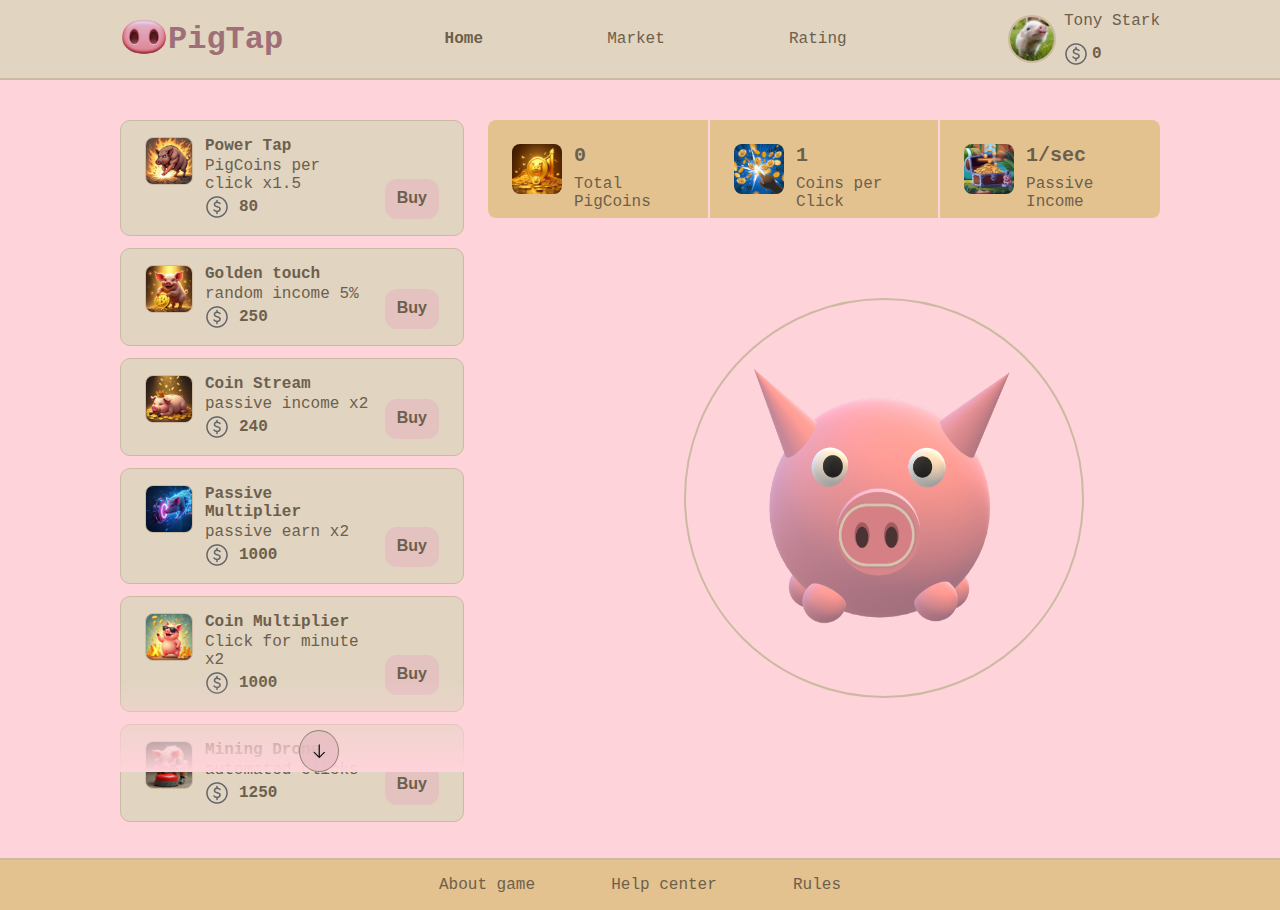
<file: Clicker/Main/index.html>
<!DOCTYPE html>
<html lang="en">
<head>
    <meta charset="UTF-8">
    <meta name="viewport" content="width=device-width, initial-scale=1.0">
    <title>Document</title>
    <link rel="stylesheet" href="style.css">
</head>
<body>
    <header>
        <div id="logo">
            <a href="https://case-battle.at/"><img src="assets/main_logo.webp" alt="" id="logo-img" ></a>
            <h1 id="logo-text">PigTap</h1>
        </div>        
        <div class="nav-menu">
            <span class="dark-text">Home</span>
            <span class="main-text">Market</span>
            <span class="main-text">Rating</span>
        </div>
        <div id="profile">
            <img src="assets/avatar.png" alt="" id="avatar">
            <div id="profile-info">
                <span class="main-text">Tony Stark</span>
                <div id="profile-info-balance">
                    <img src="assets/Coin.png" alt="">
                    <span class="dark-text" id="balance">0</span>
                </div>                   
            </div>
        </div>
    </header>
    <main>
        <div id="list-wrapper">
            <ul id="upgrades">
                <li data-effect="multiplier" data-value="2">
                    <img src="assets/power-tap.jpeg" alt="" class="boost-img"> 
                    <div class="boost-description">
                        <span class="dark-text">Power Tap</span>
                        <span class="main-text">PigCoins per click x<span id="power-tap-data">1.5</span></span>
                        <div class="coins">
                            <img src="assets/Coin.png" alt="">
                            <span  class="dark-text" id="power-tap-price">80</span>
                        </div>
                    </div>
                    <div class="button-wrapper">
                        <button class="upgrade-button">Buy</button>
                    </div>
                </li>
                <li data-effect="golden-touch" data-value="2">
                    <img src="assets/gold.jpeg" alt="" class="boost-img">
                    <div class="boost-description">
                        <span class="dark-text">Golden touch</span>
                        <span class="main-text">random income <span>5</span>%</span>
                        <div class="coins">
                            <img src="assets/Coin.png" alt="">
                            <span class="dark-text">250</span>
                        </div>
                    </div>
                    <div class="button-wrapper">
                        <button class="upgrade-button">Buy</button>
                    </div>
                </li>
                <li data-effect="passive-earn" data-value="1">
                    <img src="assets/passive.jpeg" alt="" class="boost-img">
                    <div class="boost-description">
                        <span class="dark-text">Coin Stream</span>
                        <span class="main-text">passive income x<span>2</span></span>
                        <div class="coins">
                            <img src="assets/Coin.png" alt="">
                            <span class="dark-text">240</span>
                        </div>
                    </div>
                    <div class="button-wrapper">
                        <button class="upgrade-button">Buy</button>
                    </div>
                </li>
                <li data-effect="passive-timeboost" data-value="50">
                    <img src="assets/acceleration.jpeg" alt="" class="boost-img">
                    <div class="boost-description">
                        <span class="dark-text">Passive Multiplier</span>
                        <span class="main-text">passive earn x<span id="passive-accelerator-data">2</span></span>
                        <div class="coins">
                            <img src="assets/Coin.png" alt="">
                            <span  class="dark-text" id="passive-accelerator-price">1000</span>
                        </div>
                    </div>
                    <div class="button-wrapper" id="current-button">
                        <button class="upgrade-button">Buy</button>
                    </div>
                </li>
                <li data-effect="tap-timeboost" data-value="2">
                    <img src="assets/multiplier.jpeg" alt="" class="boost-img">
                    <div class="boost-description">
                        <span class="dark-text">Coin Multiplier</span>
                        <span class="main-text">Click for minute x<span>2</span></span>
                        <div class="coins">
                            <img src="assets/Coin.png" alt="">
                            <span  class="dark-text">1000</span>
                        </div>
                    </div>
                    <div class="button-wrapper">
                        <button class="upgrade-button">Buy</button>
                    </div>
                </li>
                <li data-effect="auto-clicker" data-value="0">
                    <img src="assets/auto.jpeg" alt="" class="boost-img">
                    <div class="boost-description">
                        <span class="dark-text">Mining Drone</span>
                        <span class="main-text">automated clicks</span>
                        <div class="coins">
                            <img src="assets/Coin.png" alt="">
                            <span class="dark-text">1250</span>
                        </div>
                    </div>
                    <div class="button-wrapper">
                        <button class="upgrade-button">Buy</button>
                    </div>
                </li>
                <div id="shadow">
                    <div id="arrow-wrapper">
                        <img src="assets/Iconly/Light-Outline/Arrow - Down.png" alt="">
                    </div>
                </div>               
            </ul>
        </div>
        <div id="tap-half">
            <div id="info">
                <div class="info-div">
                    <img src="assets/total-coins.jpeg" alt="" class="info-img">
                    <div class="info-data">
                        <span class="info-numbers" id="total-balance">0</span>
                        <span class="main-text">Total PigCoins</span>
                    </div>
                </div>
                <div class="info-div" id="central-info">
                    <img src="assets/coin-per-click.webp" alt="" class="info-img">
                    <div class="info-data">
                        <span class="info-numbers" id="coin-per-click">1</span>
                        <span class="main-text">Coins per Click</span>
                    </div>
                </div>
                <div class="info-div">
                    <img src="assets/passive-income.webp" alt="" class="info-img">
                    <div class="info-data">
                        <span class="info-numbers" id="passive-earn">1/sec</span>
                        <span class="main-text">Passive Income</span>
                    </div>
                </div>
            </div>
            <div id="tap-img"></div>
        </div>   
    </main>
    <footer>
        <div class="nav-menu">
            <span class="main-text">About game</span>
            <span class="main-text">Help center</span>
            <span class="main-text">Rules</span>
        </div>
    </footer>
    <script src="script.js"></script>
</body>
</html>
</file>
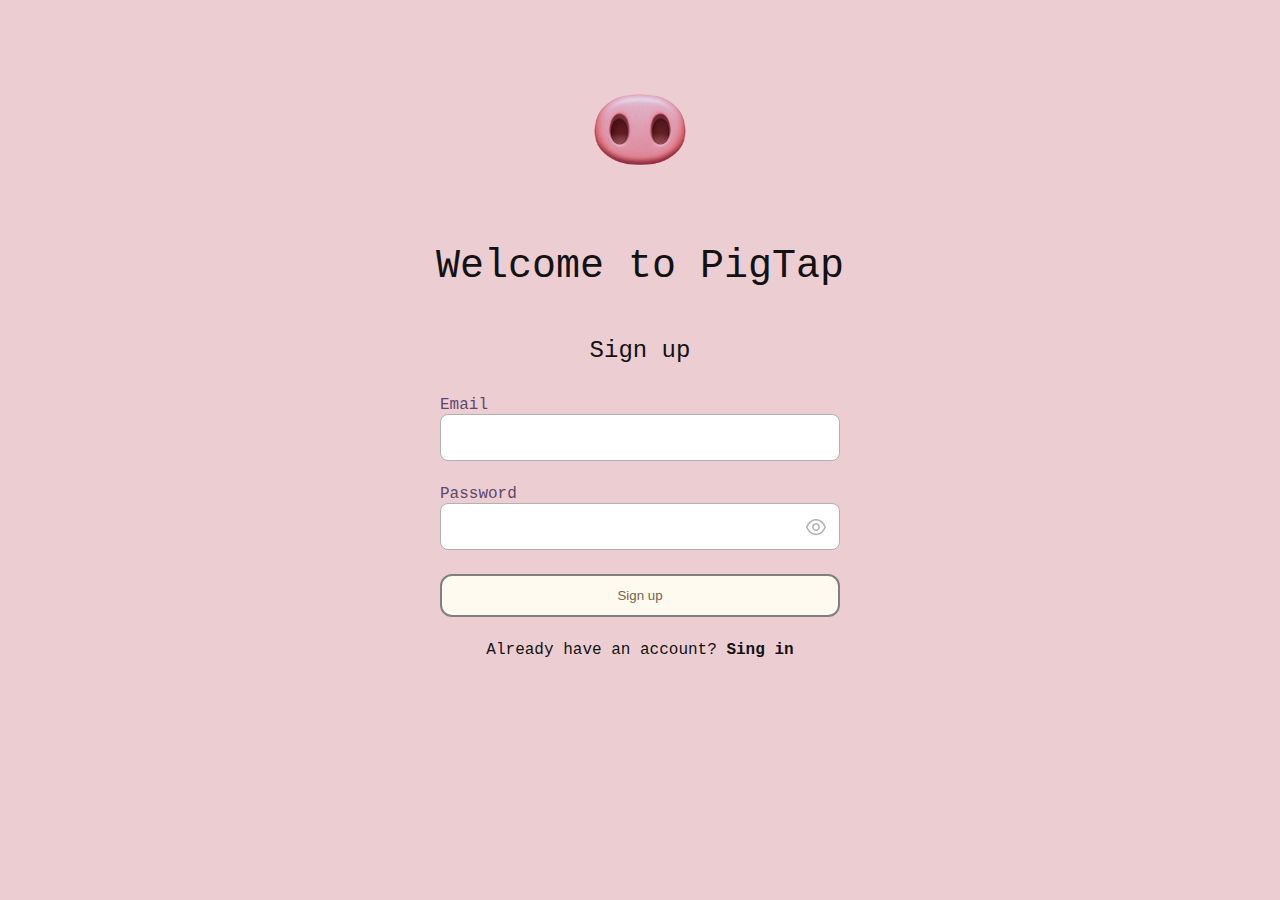
<file: Clicker/Sing up/index.html>
<!DOCTYPE html>
<html lang="en">
<head>
    <meta charset="UTF-8">
    <meta name="viewport" content="width=device-width, initial-scale=1.0">
    <title>Pig To Tap</title>
    <link rel="stylesheet" href="main.css">
</head>
<body>
    <main>
        <img src="assets/main_logo.webp" alt="" class="logo">
        <P class="welcome-message">Welcome to PigTap</P>
        <p class="subtitle">Sign up</p>
        <form action="">
            <div>
                <label for="email">Email</label>
                <input type="email" id="email">
            </div>
            <div>
                <label for="password">Password</label>
                <div class="input-with-icon">
                    <input type="password" id="password">
                    <img src="assets/Show.png" alt="" id="eye">
                </div>
            </div>  
            <button>Sign up</button>
            <p class="account">Already have an account?   <a href="singIn.html">Sing in</a></p>
        </form>
        <script src="script.js"></script>
    </main>
</body>
</html>
</file>
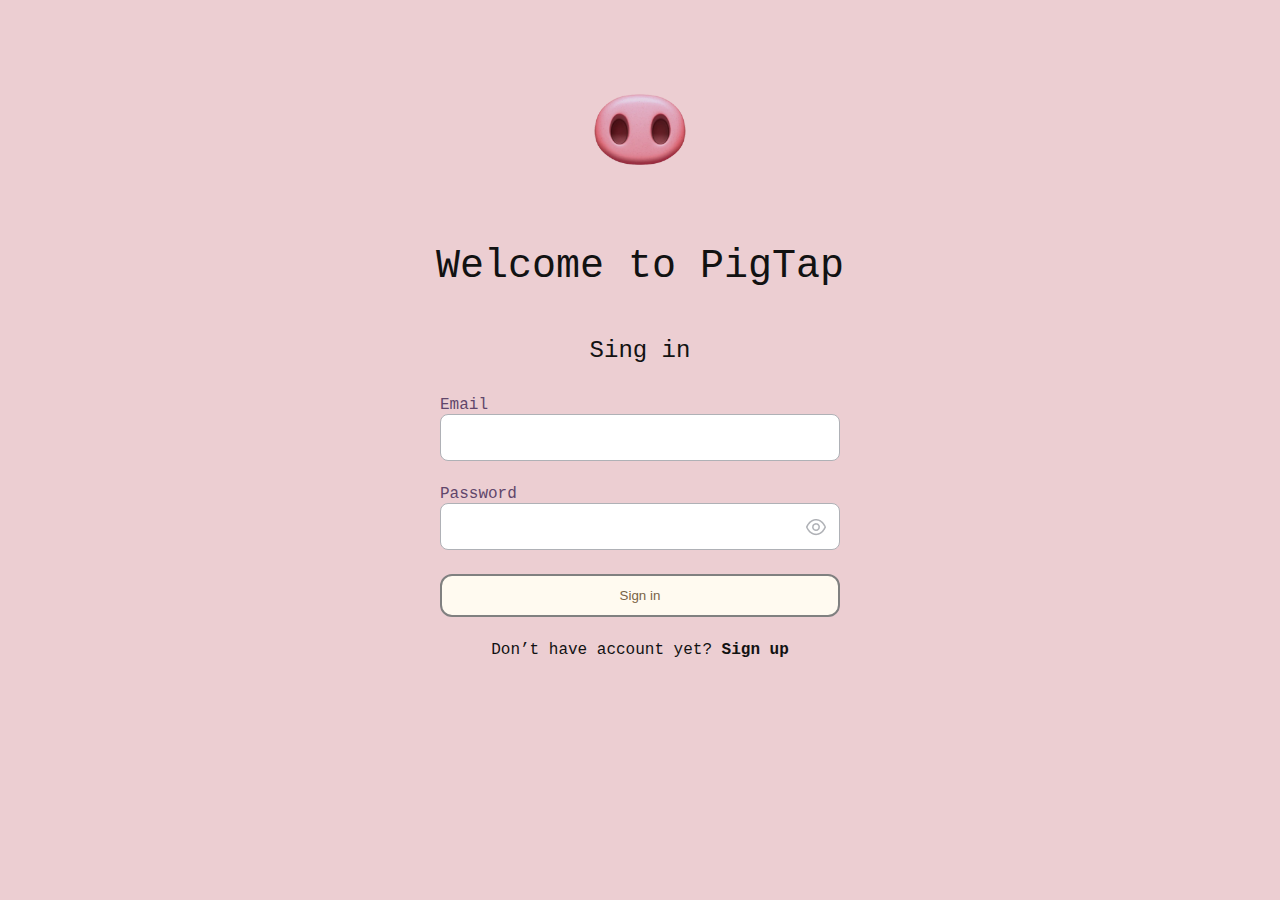
<file: Clicker/Sing up/singIn.html>
<!DOCTYPE html>
<html lang="en">
<head>
    <meta charset="UTF-8">
    <meta name="viewport" content="width=device-width, initial-scale=1.0">
    <title>Pig To Tap</title>
    <link rel="stylesheet" href="main.css">
</head>
<body>
    <main>
        <img src="assets/main_logo.webp" alt="" class="logo">
        <P class="welcome-message">Welcome to PigTap</P>
        <p class="subtitle">Sing in</p>
        <form action="">
            <div>
                <label for="email">Email</label>
                <input type="email" id="email">
            </div>
            <div>
                <label for="password">Password</label>
                <div class="input-with-icon">
                    <input type="password" id="password">
                    <img src="assets/Show.png" alt="" id="eye">
                </div>
            </div>  
            <button>Sign in</button>
            <p class="account">Don’t have account yet?   <a href="index.html">Sign up</a></p>
        </form>
    </main>
    <script src="script.js"></script>
</body>
</html>
</file>
<file: Clicker/Main/style.css>
* {
    padding: 0;
    margin: 0;
    box-sizing: border-box;
}

body {
    background: rgb(255, 211, 218);
    background-size: 100%;
    background-position: center;
    font-family: 'Courier New', Courier, monospace;
}

html, body {
    height: 100%;
    margin: 0;
    padding: 0;
    display: flex;
    flex-direction: column;
    align-content: start;
}

.main-text {
    font-size: 16px;
    color: #6c604c;
}

.dark-text {
    font-size: 16px;
    font-weight: bold;
    color: #6c604c;
}

button {
    cursor: pointer;
}

/*------------------------HEADER-----------------------------*/

header {
    display: flex;
    align-items: center;
    flex-direction: row;
    justify-content: space-between;

    background: #e1d4c1;
    border-bottom: #cbbaa1 2px solid;

    padding: 12px 120px;
}

.nav-menu {
    display: flex;
    min-height: 100%;
    align-items: center;
    justify-content: space-between;
    min-width: 402px;
}

#logo {
    display: flex;
    flex-direction: row;
    align-items: center;
    color: rgb(158, 111, 119);
}

#logo-img {
    width: 48px;
}

#avatar {
    width: 48px;
    border: 2px #cbbaa1 solid;
    border-radius: 100%;
}

#profile {
    display: flex;
    flex-direction: row;
    align-items: center;
    gap: 8px; 
    max-height: 56px;
}

#profile-info {
    display: flex;
    flex-direction: column;
    flex-wrap: wrap;
    gap: 12px;
    align-self: flex-start;
}

#profile-info-balance {
    display: flex;
    flex-direction: row;
    align-items: center;
    gap: 4px;
}

/*------------------------MAIN-----------------------------*/

main {
    display: flex;
    height: 100%;
    flex-direction: row;
    justify-content: center;
    flex-grow: 1;
}

#list-wrapper {
    margin: 40px 24px 24px 120px;
}

ul {
    list-style: none;
}

li {
    border-radius: 10px;
    border: 1px #cbbaa1 solid;
    background: #e1d4c1;
    margin-bottom: 12px;
    padding: 16px 24px;
    min-height: 92px;

    display: flex;
    flex-direction: row;
    gap: 12px;
}

li:hover {
    border: 1px #6f6351 solid;
}

#shadow {
    width: 397px;
    height: 92px;
    position: absolute;
    background: linear-gradient(to bottom, rgba(255, 211, 218, 0), rgba(255, 211, 218, 1));
    top: 680px;

    display: flex;
    align-items: end;
}


#arrow-wrapper {
    display: flex;
    justify-content: center;
    align-items: center;

    padding: 10px;
    background: #e4bac0b6;
    border: 1px #92856f solid;
    border-radius: 50%;
    width: 40px;

    top: 50px;
    margin: 0 auto;

    cursor: pointer;
    transition-duration: 100ms;
}

#arrow-wrapper:hover {
    box-shadow: 0px 0px 2px black;
}

.boost-description {
    display: flex;
    flex-direction: column;
    gap: 2px;
}

.boost-img {
    width: 48px;
    max-height: 48px;
    border-radius: 8px;
    border: 1px #cbbaa1 solid;
}

.coins {
    display: flex;
    flex-direction: row;
    align-items: center;
    gap: 10px;
}

.button-wrapper {
    margin-left: auto;
    margin-top: auto;
}

.upgrade-button {
    padding: 10px 12px 12px;
    font-size: 16px;
    font-weight: bold;
    color: #6c604c;
    background: #e4bac0b6;

    border-radius: 12px;
    border: none;

    display: flex;
    align-items: center;
    justify-content: center;

    transition-duration: 200ms;
}

.upgrade-button:hover {
    background: #6c604c;
    color: #f1d2d6b6;
}

.upgrade-button:active {
    background: #a09786;
    color: #e4bac0b6;

    transition-duration: 50ms;
}

/*------------------------TAP_HALF-----------------------------*/

#info {
    display: flex;
    flex-direction: row;

    border-radius: 8px;
    background: #e4c28f;

    max-height: 98px;
    margin: 40px 120px 10px 0px;
}

.info-div {
    display: flex;
    flex-direction: row;
    gap: 12px;

    padding: 24px;
}

.info-img {
    width: 56px;
    border-radius: 8px;
}

.info-data {
    display: flex;
    flex-direction: column;
    gap: 8px;
}

.info-numbers {
    font-size: 20px;
    font-weight: bold;
    color: #6c604c;
}

#central-info {
    border-left: rgb(255, 211, 218) 2px solid;
    border-right: rgb(255, 211, 218) 2px solid;
}

#tap-img {
    width: 400px;
    height: 400px;
    border: #cbbaa1 2px solid;
    border-radius: 100%;
    background: url(assets/qqq.png) no-repeat;
    background-position: center;
    background-size: 650px 400px;

    margin: 80px 196px 0;
    cursor: pointer;

    transition-duration: 200ms;
}

#tap-img:active{
    border: rgb(203, 186, 161) 2px solid;
    border-radius: 100%;
    box-shadow:0 0 20px rgba(0, 0, 0, 0.5);
    background: url(assets/svinod.png) no-repeat;
    background-position: center; 
    background-size: 650px 400px;
}

/*------------------------FOOTER-----------------------------*/

footer {
    display: flex;
    align-items: center;
    flex-direction: row;
    justify-content: center;

    background: #e4c28f;
    border-top: #cbbaa1 2px solid;

    padding: 16px 120px;
    margin-top: 0;
    flex-shrink: 0;
}

/*------------------------TIME-BOOST-----------------------------*/

.passive-time-boost {
    display: flex;
    align-items: center;
    justify-content: center;
    width: 100px;
    height: 100px;
    position: absolute;
    z-index: 1;
    background: url(assets/acceleration.jpeg);
    background-position: center;
    background-size: 100%;
    border-radius: 10px;

    font-size: 28px;
    font-weight: bolder;
    color: #826944;

    left: 93%;
    top: 86%;
}

.tap-time-boost {
    display: flex;
    align-items: center;
    justify-content: center;
    width: 100px;
    height: 100px;
    position: absolute;
    z-index: 1;
    background: url(assets/multiplier.jpeg);
    background-position: center;
    background-size: 100%;
    border-radius: 10px;

    font-size: 28px;
    font-weight: bolder;
    color: #826944;

    left: 93%;
    top: 72%;
}

#time-wrapper {
    display: flex;
    align-items: center;
    justify-content: center;

    width: 60px;
    height: 40px;
    border-radius: 10px;

    background: rgba(255, 255, 255, 0.7);
}

.timer-text {
    opacity: 1;
}
</file>
<file: Clicker/Sing up/main.css>
* {
    margin: 0;
    padding: 0;
    box-sizing: border-box;
}

body {
    background: #e4bac0b6;
    font-family: 'Courier New', Courier, monospace;
}

a {
    color: inherit !important;
    font-weight: bolder;
    text-decoration: none;
}

main {
    padding: 80px 0 0;
}

.logo {
    display: block;
    width: 100px;
    margin: 0 auto 64px;
}

.welcome-message {
    text-align: center;
    color: #121212;
    font-size: 40px;
    margin: 0 0 48px;
}

.subtitle {
    text-align: center;
    color: #121212;
    font-size: 24px;
    margin: 0 0 32px;
}

form {
    display: flex;
    flex-direction: column;
    justify-content: center;
    max-width: 400px;
    margin: 0 auto;
    gap: 24px;
}

input {
    border-radius: 8px;
    outline: none;
    border: 1px solid #afb1b6;
    padding: 15px 5px;
    width: 100%;
}

button {
    width: 100%;
    background: #FFFAF0;
    color: #796345;
    border: gray 2px solid;
    border-radius:  12px;
    padding: 12px 0;
    cursor: pointer;

    transition-duration: 200ms ;
}

button:active {
    padding: 12px 0;
    color: #3a2d12;
    border: gray 2px solid;
    cursor: pointer;
}

.account {
    font-size: 16px;
    color: #121212;
    margin: 0 auto;
}

.account a{
    font-size: 16px;
    color: blue;
}

label {
    font-size: 16;
    color: #61466b;
    display: block;
}

.input-with-icon {
    position: relative;
}

.input-with-icon img{
    position: absolute;
    top: 12px;
    right: 12px;
    cursor: pointer;
}

#eye {
    max-width: 24px;
}

.pop-up-wrapper {
    display: flex;
    justify-content: center;
    align-content: space-around;
    padding-top: 160px;

    position: fixed;
    top: 0;
    left: 0;
    width: 100vw;
    height: 100vh;
    background: rgba(0, 0, 0, 0.2);
    z-index: 1000;  
}

.pop-up-wrapper-out {
    animation: pop-up-wrapper-animation 0.5s forwards;
}

.pop-up {
    display: flex;
    flex-direction: column-reverse;
    justify-content: center;
    text-align: center;

    max-width: 400px;
    padding: 40px 40px;
    background: white;
    border-radius: 20px;

    position: fixed;
    left: 50%;
    top: 50px;
    transform: translateX(-50%);

    animation: pop-up-in-animation 0.5s ease-in-out forwards;
}

.pop-up-out {
    animation: pop-up-out-animation 0.5s ease-in-out forwards;
}

@keyframes pop-up-wrapper-animation {
    0% {
        opacity: 0.2;
    }
    100% {
        opacity: 0;
    }
}

@keyframes pop-up-in-animation {
    0% {
        top: -200px;
        opacity: 0;
    }
    100% {
        top: 50px;
        opacity: 1;
    }
}

@keyframes pop-up-out-animation {
    0% {
        top: 50px;
        opacity: 1;
    }
    100% {
        top: -200px;
        opacity: 0;
    }
}
</file>
